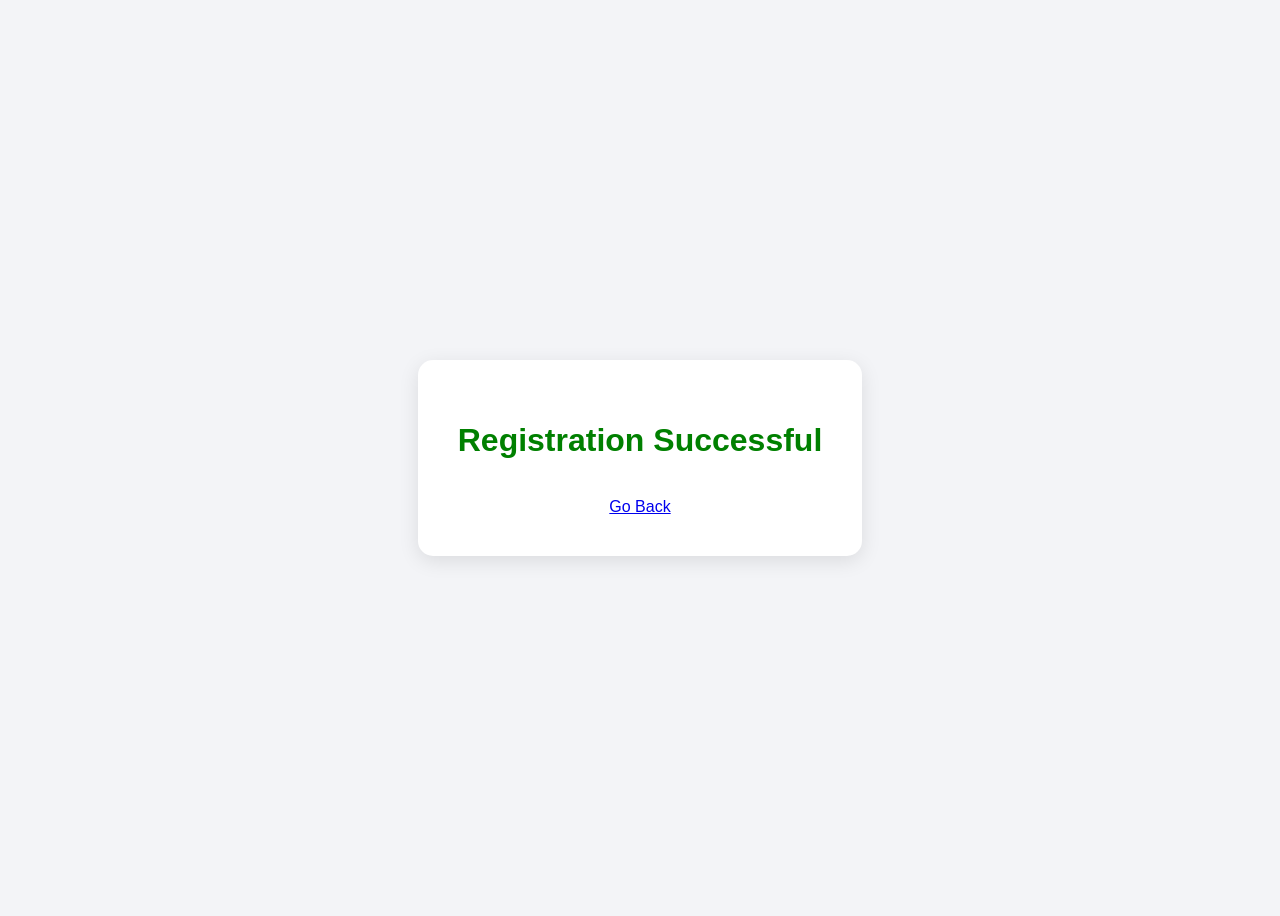
<file: success.html>
<!-- success.html -->

<!DOCTYPE html>
<html>
<head>
<title>Success</title>

<style>

body{
    font-family:Arial;
    display:flex;
    justify-content:center;
    align-items:center;
    height:100vh;
    background:#f3f4f7;
}

.box{
    background:white;
    padding:40px;
    border-radius:15px;
    box-shadow:0 5px 20px rgba(0,0,0,0.1);
    text-align:center;
}

h1{
    color:green;
}

</style>

</head>

<body>

<div class="box">

    <h1>Registration Successful</h1>

    <br>

    <a href="register.html">Go Back</a>

</div>

</body>
</html>
</file>
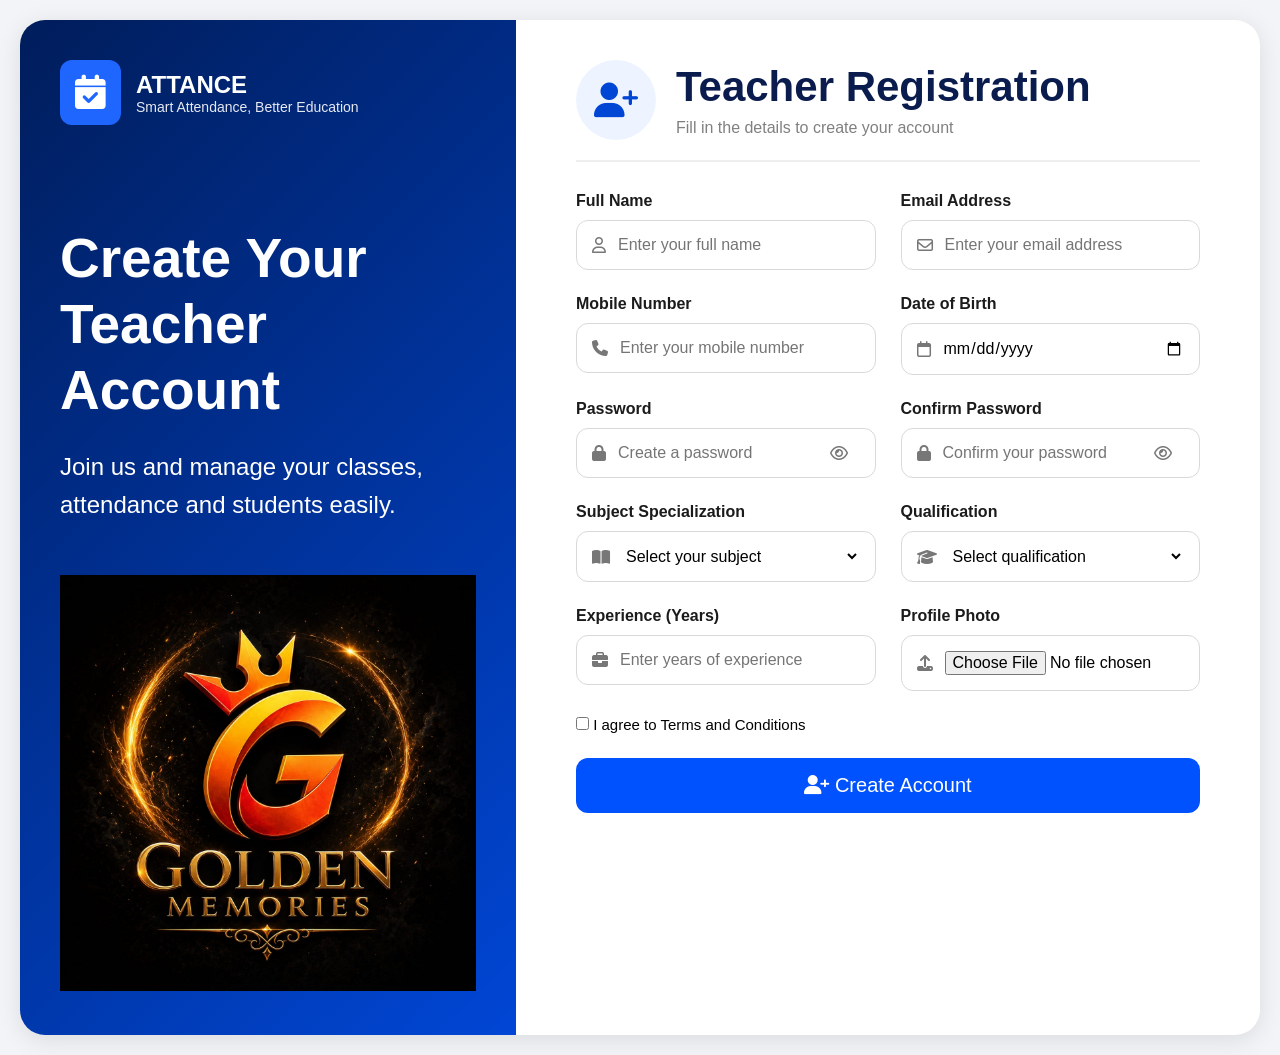
<file: Teacher_registration.html>
<!DOCTYPE html>
<html lang="en">
<head>
<meta charset="UTF-8">
<meta name="viewport" content="width=device-width, initial-scale=1.0">
<title>Teacher Registration</title>

<link rel="stylesheet" href="scripty.css">

<link rel="stylesheet"
href="https://cdnjs.cloudflare.com/ajax/libs/font-awesome/6.5.1/css/all.min.css">

</head>
<body>

<div class="container">

    <!-- LEFT SIDE -->
    <div class="left-panel">

        <div class="logo-box">
            <i class="fa-solid fa-calendar-check"></i>
            <div>
                <h2>ATTANCE</h2>
                <p>Smart Attendance, Better Education</p>
            </div>
        </div>

        <div class="left-content">
            <h1>Create Your Teacher Account</h1>

            <p>
                Join us and manage your classes,
                attendance and students easily.
            </p>
        </div>

        <img src="logo.jpg" class="illustration">

    </div>

    <!-- RIGHT SIDE -->
    <div class="right-panel">

        <div class="form-header">

            <div class="icon-circle">
                <i class="fa-solid fa-user-plus"></i>
            </div>

            <div>
                <h1>Teacher Registration</h1>
                <p>Fill in the details to create your account</p>
            </div>

        </div>

        <hr>

        <form action="register" method="post" enctype="multipart/form-data">

            <div class="form-grid">

                <!-- Full Name -->
                <div class="input-box">
                    <label>Full Name</label>

                    <div class="input-field">
                        <i class="fa-regular fa-user"></i>
                        <input type="text"
                               name="fullname"
                               placeholder="Enter your full name"
                               required>
                    </div>
                </div>

                <!-- Email -->
                <div class="input-box">
                    <label>Email Address</label>

                    <div class="input-field">
                        <i class="fa-regular fa-envelope"></i>
                        <input type="email"
                               name="email"
                               placeholder="Enter your email address"
                               required>
                    </div>
                </div>

                <!-- Mobile -->
                <div class="input-box">
                    <label>Mobile Number</label>

                    <div class="input-field">
                        <i class="fa-solid fa-phone"></i>
                        <input type="text"
                               name="mobile"
                               placeholder="Enter your mobile number"
                               required>
                    </div>
                </div>

                <!-- DOB -->
                <div class="input-box">
                    <label>Date of Birth</label>

                    <div class="input-field">
                        <i class="fa-regular fa-calendar"></i>
                        <input type="date"
                               name="dob"
                               required>
                    </div>
                </div>

                <!-- Password -->
                <div class="input-box">
                    <label>Password</label>

                    <div class="input-field">
                        <i class="fa-solid fa-lock"></i>

                        <input type="password"
                               id="password"
                               name="password"
                               placeholder="Create a password"
                               required>

                        <i class="fa-regular fa-eye eye"
                           onclick="togglePassword('password',this)">
                        </i>
                    </div>
                </div>

                <!-- Confirm Password -->
                <div class="input-box">
                    <label>Confirm Password</label>

                    <div class="input-field">
                        <i class="fa-solid fa-lock"></i>

                        <input type="password"
                               id="confirmPassword"
                               name="confirmPassword"
                               placeholder="Confirm your password"
                               required>

                        <i class="fa-regular fa-eye eye"
                           onclick="togglePassword('confirmPassword',this)">
                        </i>
                    </div>
                </div>

                <!-- Subject -->
                <div class="input-box">
                    <label>Subject Specialization</label>

                    <div class="input-field">
                        <i class="fa-solid fa-book-open"></i>

                        <select name="subject" required>
                            <option value="">Select your subject</option>
                            <option>Mathematics</option>
                            <option>Science</option>
                            <option>English</option>
                            <option>Computer Science</option>
                        </select>
                    </div>
                </div>

                <!-- Qualification -->
                <div class="input-box">
                    <label>Qualification</label>

                    <div class="input-field">
                        <i class="fa-solid fa-graduation-cap"></i>

                        <select name="qualification" required>
                            <option value="">Select qualification</option>
                            <option>B.Ed</option>
                            <option>M.Ed</option>
                            <option>M.Sc</option>
                            <option>PhD</option>
                        </select>
                    </div>
                </div>

                <!-- Experience -->
                <div class="input-box">
                    <label>Experience (Years)</label>

                    <div class="input-field">
                        <i class="fa-solid fa-briefcase"></i>

                        <input type="number"
                               name="experience"
                               placeholder="Enter years of experience"
                               required>
                    </div>
                </div>

                <!-- Photo -->
                <div class="input-box">
                    <label>Profile Photo</label>

                    <div class="input-field">
                        <i class="fa-solid fa-upload"></i>

                        <input type="file"
                               name="photo">
                    </div>
                </div>

            </div>

            <div class="checkbox">
                <input type="checkbox" required>
                I agree to Terms and Conditions
            </div>

            <button type="submit" class="btn">
                <i class="fa-solid fa-user-plus"></i>
                Create Account
            </button>

        </form>

    </div>

</div>

<script src="script.js"></script>

</body>
</html>
</file>
<file: scripty.css>
/* style.css */

*{
    margin:0;
    padding:0;
    box-sizing:border-box;
    font-family:Arial, Helvetica, sans-serif;
}

body{
    background:#f3f4f7;
    padding:20px;
}

.container{
    width:100%;
    min-height:95vh;
    background:white;
    border-radius:25px;
    display:flex;
    overflow:hidden;
    box-shadow:0 5px 25px rgba(0,0,0,0.1);
}

/* LEFT PANEL */

.left-panel{
    width:40%;
    background:linear-gradient(135deg,#001d5b,#0046d5);
    color:white;
    padding:40px;
    position:relative;
}

.logo-box{
    display:flex;
    align-items:center;
    gap:15px;
}

.logo-box i{
    font-size:35px;
    background:#1f66ff;
    padding:15px;
    border-radius:12px;
}

.logo-box p{
    font-size:14px;
    opacity:0.9;
}

.left-content{
    margin-top:100px;
}

.left-content h1{
    font-size:55px;
    line-height:1.2;
    margin-bottom:25px;
}

.left-content p{
    font-size:24px;
    line-height:1.6;
}

.illustration{
    width:100%;
    margin-top:50px;
}

/* RIGHT PANEL */

.right-panel{
    width:60%;
    padding:40px 60px;
}

.form-header{
    display:flex;
    align-items:center;
    gap:20px;
    margin-bottom:20px;
}

.icon-circle{
    width:80px;
    height:80px;
    border-radius:50%;
    background:#eef4ff;
    display:flex;
    justify-content:center;
    align-items:center;
}

.icon-circle i{
    font-size:35px;
    color:#0046d5;
}

.form-header h1{
    font-size:42px;
    color:#0a1b4d;
}

.form-header p{
    margin-top:8px;
    color:gray;
}

hr{
    margin-bottom:30px;
    border:1px solid #eee;
}

.form-grid{
    display:grid;
    grid-template-columns:1fr 1fr;
    gap:25px;
}

.input-box label{
    display:block;
    margin-bottom:10px;
    font-weight:bold;
    color:#1b1b1b;
}

.input-field{
    display:flex;
    align-items:center;
    border:1px solid #d9d9d9;
    border-radius:12px;
    padding:15px;
}

.input-field i{
    color:#777;
    margin-right:12px;
}

.input-field input,
.input-field select{
    width:100%;
    border:none;
    outline:none;
    font-size:16px;
    background:transparent;
}

.eye{
    cursor:pointer;
}

.checkbox{
    margin-top:25px;
    font-size:15px;
}

.btn{
    width:100%;
    margin-top:25px;
    padding:16px;
    border:none;
    background:#0052ff;
    color:white;
    border-radius:12px;
    font-size:20px;
    cursor:pointer;
}

.btn:hover{
    background:#003fca;
}

/* RESPONSIVE */

@media(max-width:1000px){

    .container{
        flex-direction:column;
    }

    .left-panel,
    .right-panel{
        width:100%;
    }

    .form-grid{
        grid-template-columns:1fr;
    }

}
</file>
